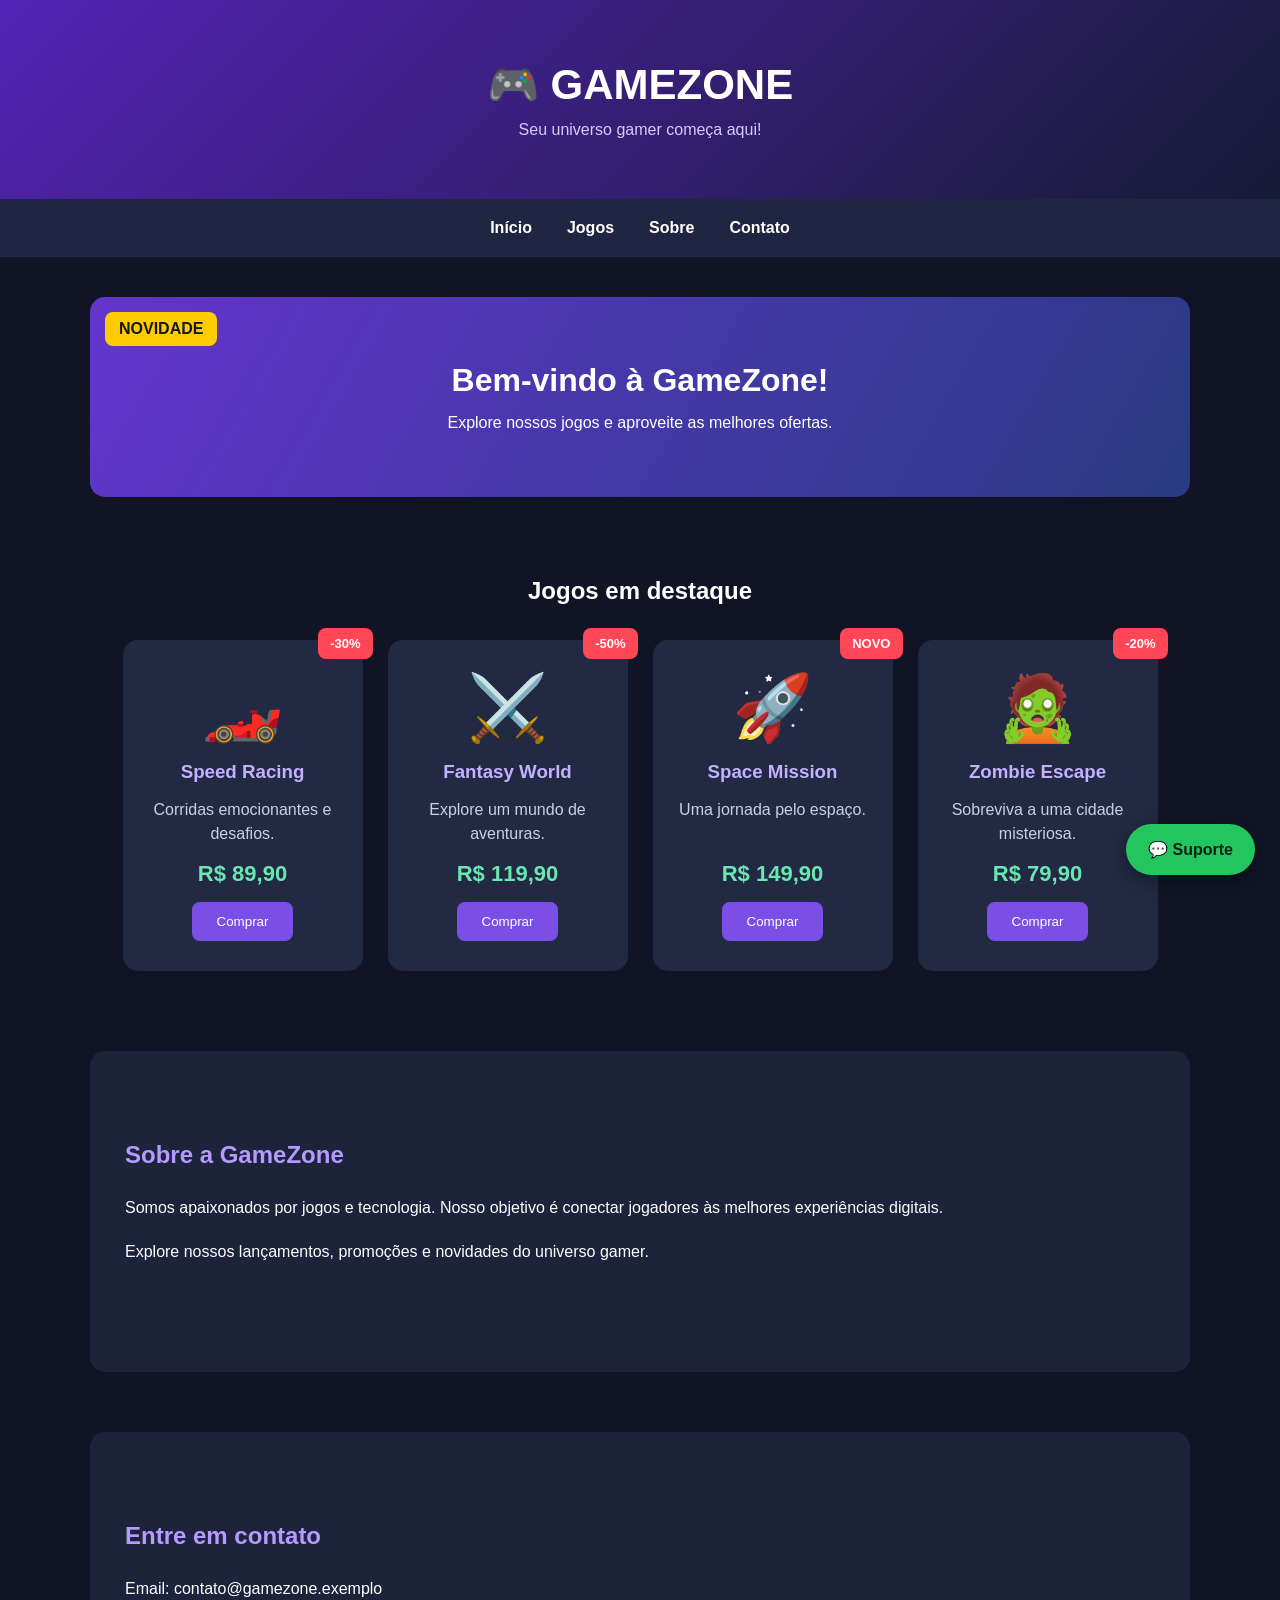
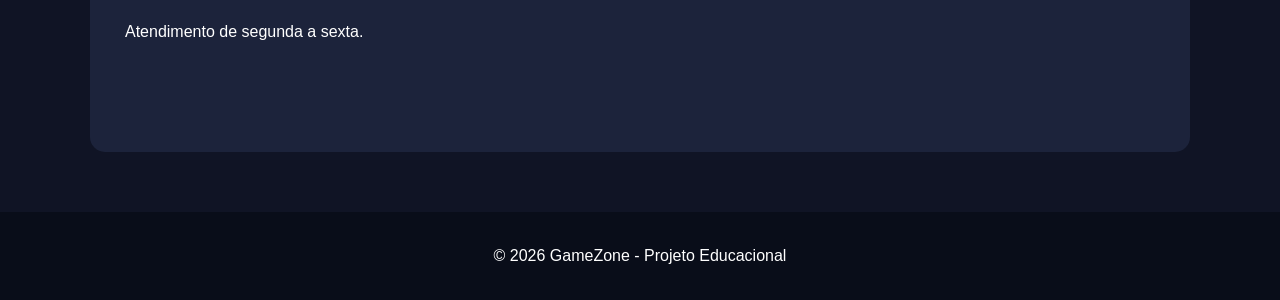
<file: aulaCss/index.html>
<!DOCTYPE html>
<html lang="pt-BR">
<head>
    <meta charset="UTF-8">
    <meta name="viewport"
          content="width=device-width, initial-scale=1.0">

    <title>GameZone - Loja de Games</title>

    <link rel="stylesheet" href="css/style_game.css">
</head>
<body>

    <!-- CABEÇALHO -->
    <header id="inicio">
        <h1>🎮 GAMEZONE</h1>
        <p>Seu universo gamer começa aqui!</p>
    </header>

    <!-- MENU STICKY -->
    <nav class="menu">
        <a href="#inicio">Início</a>
        <a href="#jogos">Jogos</a>
        <a href="#sobre">Sobre</a>
        <a href="#contato">Contato</a>
    </nav>

    <main>

        <!-- DESTAQUE -->
        <section class="destaque">
            <span class="selo-destaque">NOVIDADE</span>

            <h2>Bem-vindo à GameZone!</h2>
            <p>
                Explore nossos jogos e aproveite
                as melhores ofertas.
            </p>
        </section>

        <!-- CATÁLOGO -->
        <section id="jogos" class="catalogo">

            <h2>Jogos em destaque</h2>

            <div class="lista-jogos">

                <article class="card">
                    <span class="promocao">-30%</span>

                    <div class="icone-jogo">🏎️</div>

                    <h3>Speed Racing</h3>
                    <p>Corridas emocionantes e desafios.</p>

                    <strong>R$ 89,90</strong>
                    <button>Comprar</button>
                </article>

                <article class="card">
                    <span class="promocao">-50%</span>

                    <div class="icone-jogo">⚔️</div>

                    <h3>Fantasy World</h3>
                    <p>Explore um mundo de aventuras.</p>

                    <strong>R$ 119,90</strong>
                    <button>Comprar</button>
                </article>

                <article class="card">
                    <span class="promocao">NOVO</span>

                    <div class="icone-jogo">🚀</div>

                    <h3>Space Mission</h3>
                    <p>Uma jornada pelo espaço.</p>

                    <strong>R$ 149,90</strong>
                    <button>Comprar</button>
                </article>

                <article class="card">
                    <span class="promocao">-20%</span>

                    <div class="icone-jogo">🧟</div>

                    <h3>Zombie Escape</h3>
                    <p>Sobreviva a uma cidade misteriosa.</p>

                    <strong>R$ 79,90</strong>
                    <button>Comprar</button>
                </article>

            </div>
        </section>

        <!-- SOBRE -->
        <section id="sobre" class="sobre">
            <h2>Sobre a GameZone</h2>

            <p>
                Somos apaixonados por jogos e tecnologia.
                Nosso objetivo é conectar jogadores
                às melhores experiências digitais.
            </p>

            <p>
                Explore nossos lançamentos, promoções
                e novidades do universo gamer.
            </p>
        </section>

        <!-- CONTATO -->
        <section id="contato" class="contato">
            <h2>Entre em contato</h2>
            <p>Email: contato@gamezone.exemplo</p>
            <p>Atendimento de segunda a sexta.</p>
        </section>

    </main>

    <footer>
        <p>© 2026 GameZone - Projeto Educacional</p>
    </footer>

    <!-- BOTÃO FIXO -->
    <a href="#contato" class="suporte">
        💬 Suporte
    </a>

</body>
</html>
</file>
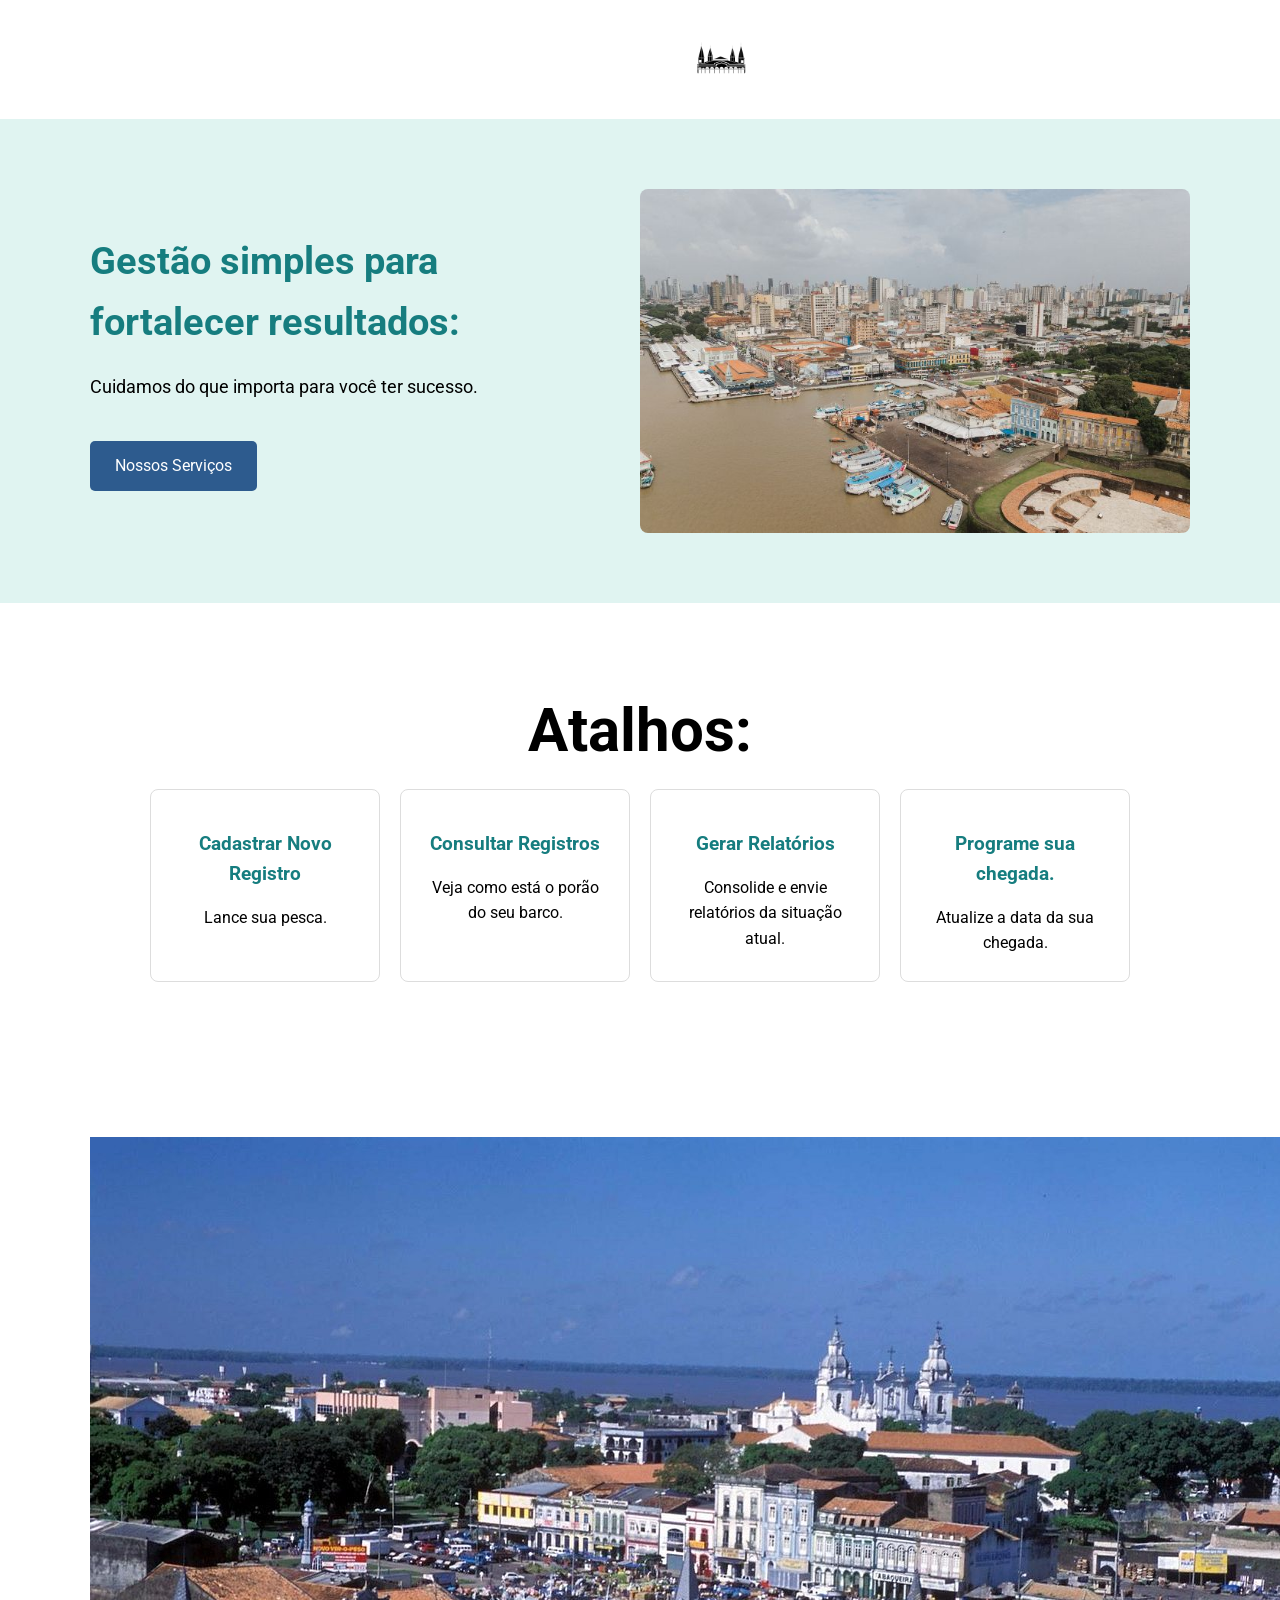
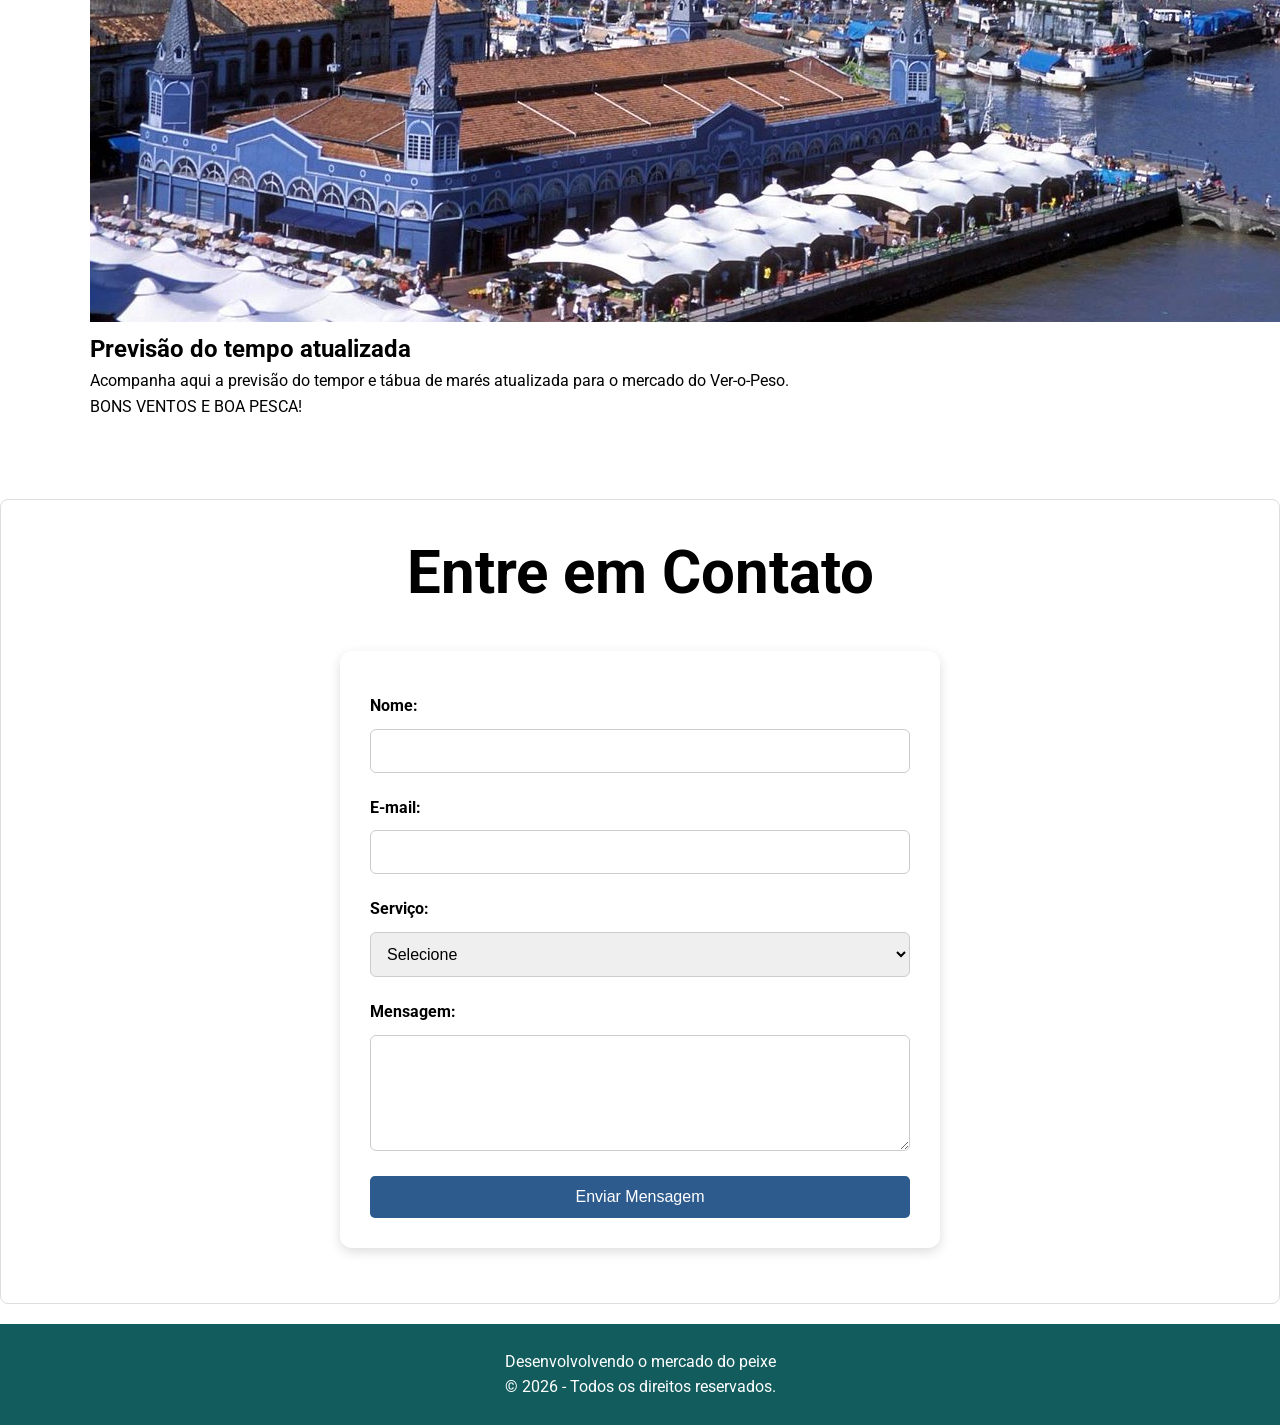
<file: MercadoRegional/index.html>
<!DOCTYPE html>
<html lang="pt-br">
<head>
    <meta charset="UTF-8">
    <meta name="viewport" content="width=device-width, initial-scale=1.0">
    <title>Mercado Regional de Pesca</title>
    <link rel="stylesheet" href="/MercadoRegional/css/style.css">
</head>
<body>
    

<!--  Tela Inicial
A primeira tela deve ser extremamente simples.
+------------------------------------------------+
|                                                |
|              MERCADO REGIONAL                  |
|                                                |
|      Conectando negócios da sua região         |
|                                                |
|                                                |
|      [ Cadastrar Novo Registro ]               |
|                                                |
|      [ Consultar Registros ]                   |
|                                                |
|      [ Gerar Relatórios ]                      |
|                                                |
+------------------------------------------------+
 -->




    
    <header id="inicio">
        <div class="container cabecalho">

            <h1> Mercado Regional de Pesca</h1>
                        <img src="/MercadoRegional/img/logo.png"
                 alt="Ver-o-Peso Market in Belém, Brazil">

            <nav>
                <a href="#inicio">Início</a>
                <a href="#Cadastros">Serviços</a>
                <a href="#Registros">Sobre</a>
                <a href="#Relatórios">Contato</a>
            </nav>

        </div>
    </header>

    <!-- BANNER PRINCIPAL -->
    <section class="banner">

        <div class="container banner-conteudo">

            <div class="banner-texto">
                <h2>Gestão simples para fortalecer resultados:</h2>

                <p>
                    Cuidamos do que importa para você ter sucesso.
                </p>

                <a href="#servicos" class="botao">
                    Nossos Serviços
                </a>
            </div>

            <img src="/MercadoRegional/img/belem-do-para.jpg"
                 alt="Ver-o-Peso Market in Belém, Brazil">

        </div>

    </section>

    <!-- SERVIÇOS -->
    <section id="servicos" class="secao">

        <div class="container">

            <h2 class="titulo">Atalhos:</h2>

            <div class="lista-cards">

                <article class="card">
                    <span></span>
                    <h3>Cadastrar Novo Registro</h3>
                    <p>
                        Lance sua pesca.
                    </p>
                </article>

                <article class="card">
                    <span></span>
                    <h3>Consultar Registros </h3>
                    <p>
                        Veja como está o porão do seu barco.
                    </p>
                </article>

                <article class="card">
                    <span></span>
                    <h3>Gerar Relatórios </h3>
                    <p>
                        Consolide e envie relatórios da situação atual.
                    </p>
                </article>

                <article class="card">
                    <span></span>
                    <h3>Programe sua chegada.</h3>
                    <p>
                        Atualize a data da sua chegada.
                    </p>
                </article>

            </div>

        </div>

    </section>

    <!-- SOBRE NÓS -->
    <section id="sobre" class="secao sobre">

        <div class="container sobre-conteudo">

            <img src="/MercadoRegional/img/\mercado-ver-o-peso.jpg"
                 alt="Profissional cuidando de um cachorro">

            <div>
                <h2>Previsão do tempo atualizada</h2>

                <p>
                    Acompanha aqui a previsão do tempor e tábua de marés atualizada para o mercado do Ver-o-Peso.
                </p>

                <p>
                    BONS VENTOS E BOA PESCA!
                </p>
            </div>

        </div>

    </section>

    <!-- CONTATO -->
    <section id="contato" class="secao">

        <div class="container">

            <h2 class="titulo">Entre em Contato</h2>

            <form>

                <label for="nome">Nome:</label>
                <input type="text" id="nome"
                       name="nome" required>

                <label for="email">E-mail:</label>
                <input type="email" id="email"
                       name="email" required>

                <label for="servico">Serviço:</label>
                <select id="servico" name="servico">
                    <option value="">Selecione</option>
                    <option>Dúvidas</option>
                    <option>Bug de Sistema</option>
                    <option>Sugestões</option>
                </select>

                <label for="mensagem">Mensagem:</label>
                <textarea id="mensagem"
                          name="mensagem"
                          rows="5"></textarea>

                <button type="submit" class="botao">
                    Enviar Mensagem
                </button>

            </form>

        </div>

    </section>

    <!-- RODAPÉ -->
    <footer>
        <p>Desenvolvolvendo o mercado do peixe</p>
        <p>© 2026 - Todos os direitos reservados.</p>
    </footer>

</body>





</html>
</file>
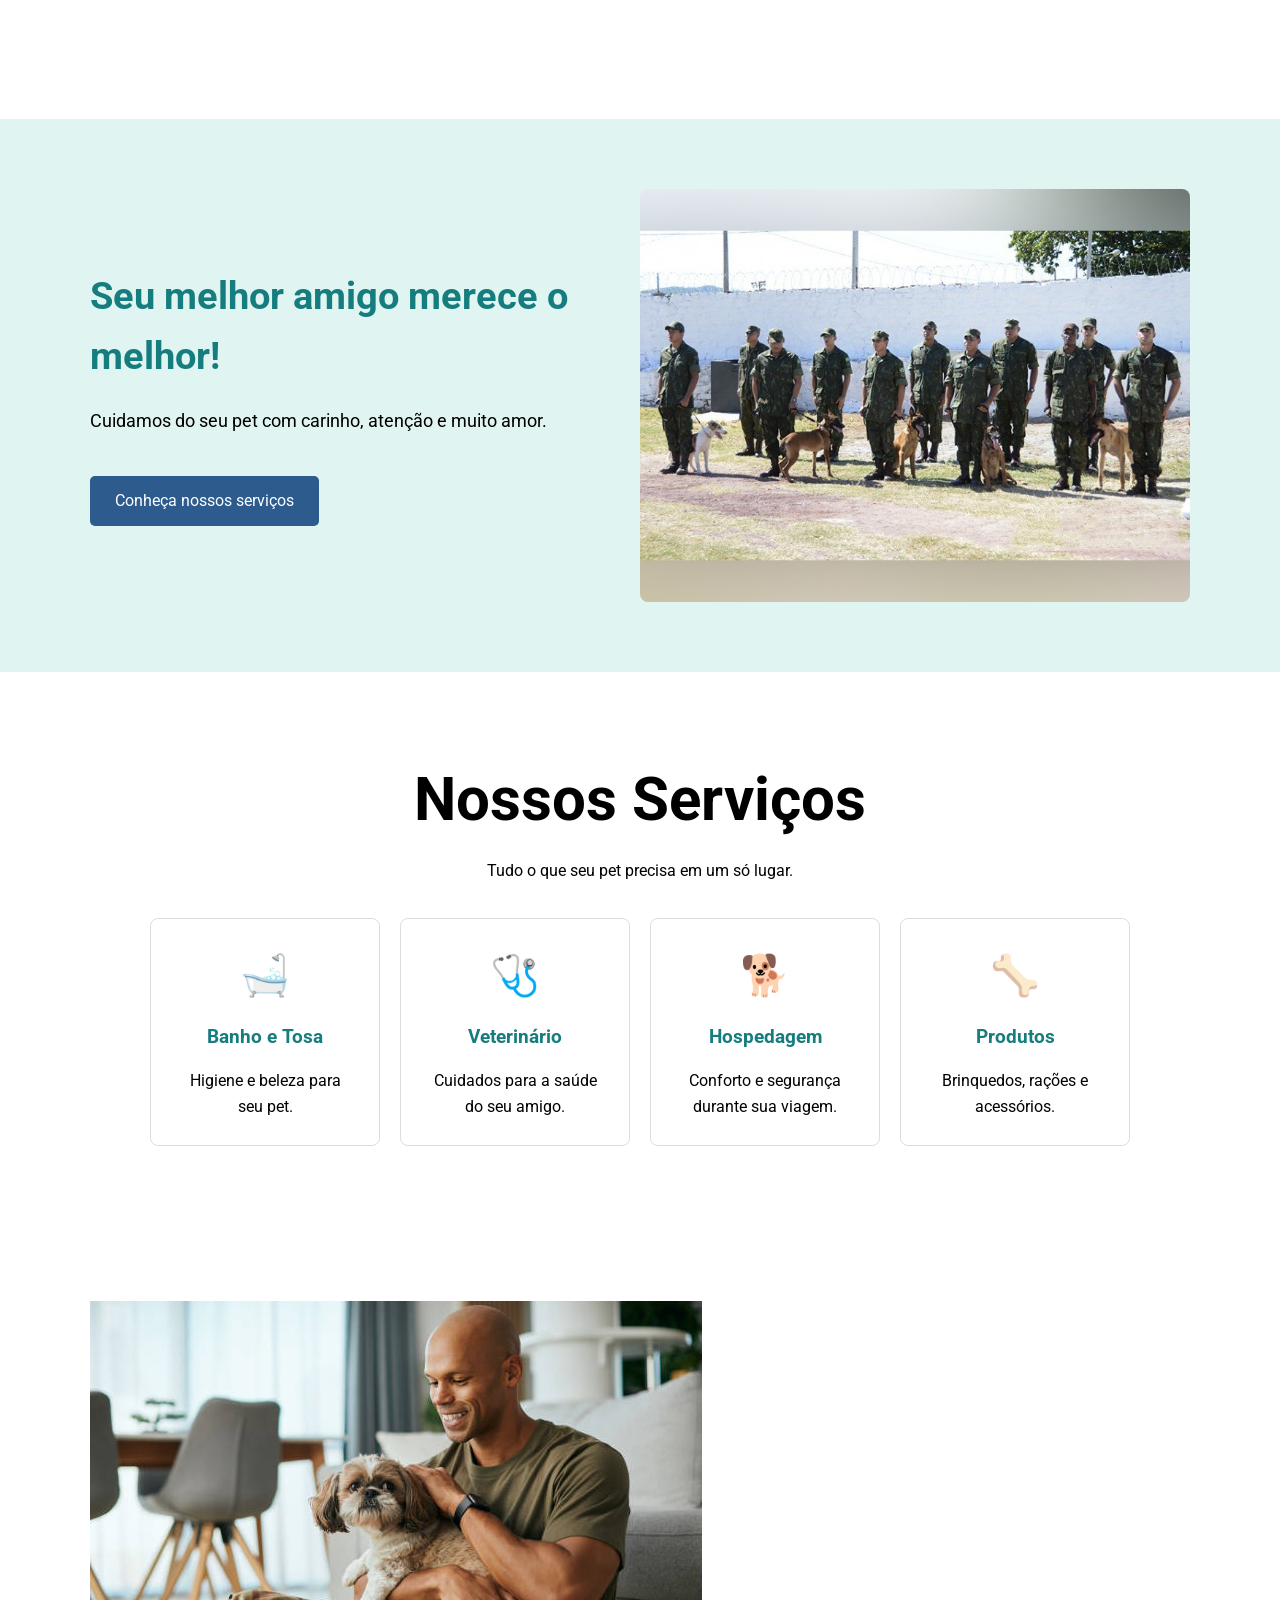
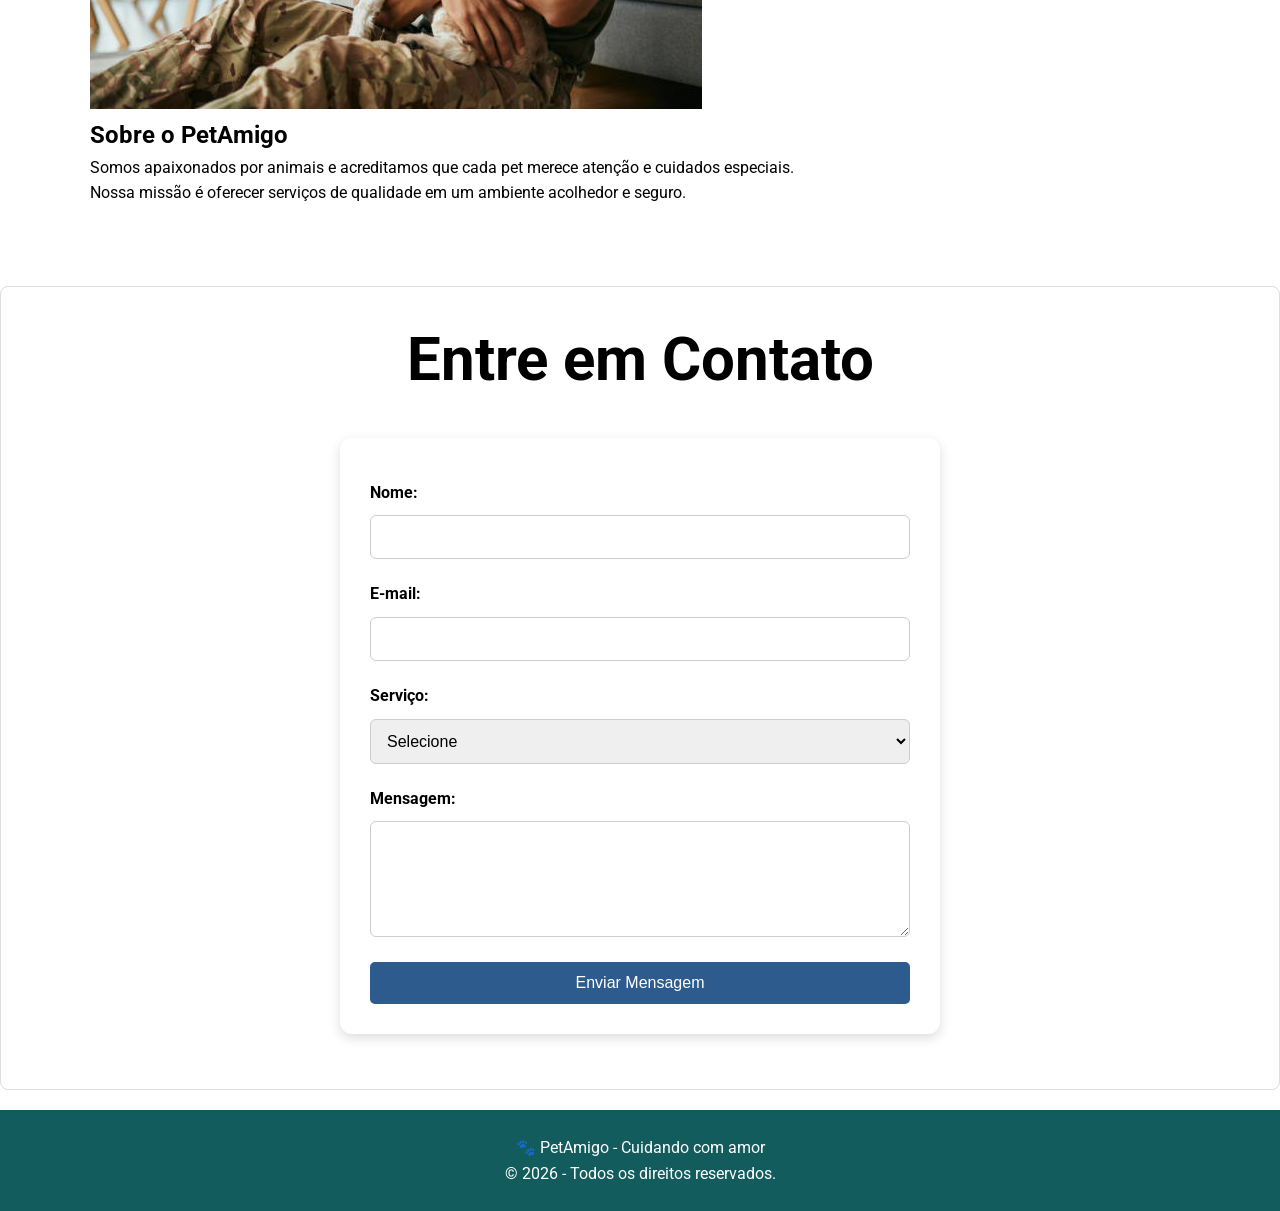
<file: petshop/index.html>
<!DOCTYPE html>
<html lang="pt-BR">
<head>
    <meta charset="UTF-8">
    <meta name="viewport"
          content="width=device-width, initial-scale=1.0">

    <title>PetAmigo - Cuidando do seu Pet</title>

    <link rel="stylesheet" href="/petshop/css/style.css">
</head>

<body>

    <!-- CABEÇALHO -->
    <header id="inicio">
        <div class="container cabecalho">

            <h1> PetAmigo</h1>

            <nav>
                <a href="#inicio">Início</a>
                <a href="#servicos">Serviços</a>
                <a href="#sobre">Sobre</a>
                <a href="#contato">Contato</a>
            </nav>

        </div>
    </header>

    <!-- BANNER PRINCIPAL -->
    <section class="banner">

        <div class="container banner-conteudo">

            <div class="banner-texto">
                <h2>Seu melhor amigo merece o melhor!</h2>

                <p>
                    Cuidamos do seu pet com carinho,
                    atenção e muito amor.
                </p>

                <a href="#servicos" class="botao">
                    Conheça nossos serviços
                </a>
            </div>

            <img src="/petshop/img/3igsxh2yetyck.jpg"
                 alt="Cachorro de estimação">

        </div>

    </section>

    <!-- SERVIÇOS -->
    <section id="servicos" class="secao">

        <div class="container">

            <h2 class="titulo">Nossos Serviços</h2>

            <p class="subtitulo">
                Tudo o que seu pet precisa em um só lugar.
            </p>

            <div class="lista-cards">

                <article class="card">
                    <span>🛁</span>
                    <h3>Banho e Tosa</h3>
                    <p>
                        Higiene e beleza para seu pet.
                    </p>
                </article>

                <article class="card">
                    <span>🩺</span>
                    <h3>Veterinário</h3>
                    <p>
                        Cuidados para a saúde do seu amigo.
                    </p>
                </article>

                <article class="card">
                    <span>🐕</span>
                    <h3>Hospedagem</h3>
                    <p>
                        Conforto e segurança durante sua viagem.
                    </p>
                </article>

                <article class="card">
                    <span>🦴</span>
                    <h3>Produtos</h3>
                    <p>
                        Brinquedos, rações e acessórios.
                    </p>
                </article>

            </div>

        </div>

    </section>

    <!-- SOBRE NÓS -->
    <section id="sobre" class="secao sobre">

        <div class="container sobre-conteudo">

            <img src="/petshop/img/istockphoto-1356509929-612x612.jpg"
                 alt="Profissional cuidando de um cachorro">

            <div>
                <h2>Sobre o PetAmigo</h2>

                <p>
                    Somos apaixonados por animais e
                    acreditamos que cada pet merece
                    atenção e cuidados especiais.
                </p>

                <p>
                    Nossa missão é oferecer serviços
                    de qualidade em um ambiente
                    acolhedor e seguro.
                </p>
            </div>

        </div>

    </section>

    <!-- CONTATO -->
    <section id="contato" class="secao">

        <div class="container">

            <h2 class="titulo">Entre em Contato</h2>

            <form>

                <label for="nome">Nome:</label>
                <input type="text" id="nome"
                       name="nome" required>

                <label for="email">E-mail:</label>
                <input type="email" id="email"
                       name="email" required>

                <label for="servico">Serviço:</label>
                <select id="servico" name="servico">
                    <option value="">Selecione</option>
                    <option>Banho e Tosa</option>
                    <option>Veterinário</option>
                    <option>Hospedagem</option>
                </select>

                <label for="mensagem">Mensagem:</label>
                <textarea id="mensagem"
                          name="mensagem"
                          rows="5"></textarea>

                <button type="submit" class="botao">
                    Enviar Mensagem
                </button>

            </form>

        </div>

    </section>

    <!-- RODAPÉ -->
    <footer>
        <p>🐾 PetAmigo - Cuidando com amor</p>
        <p>© 2026 - Todos os direitos reservados.</p>
    </footer>

</body>
</html>
</file>
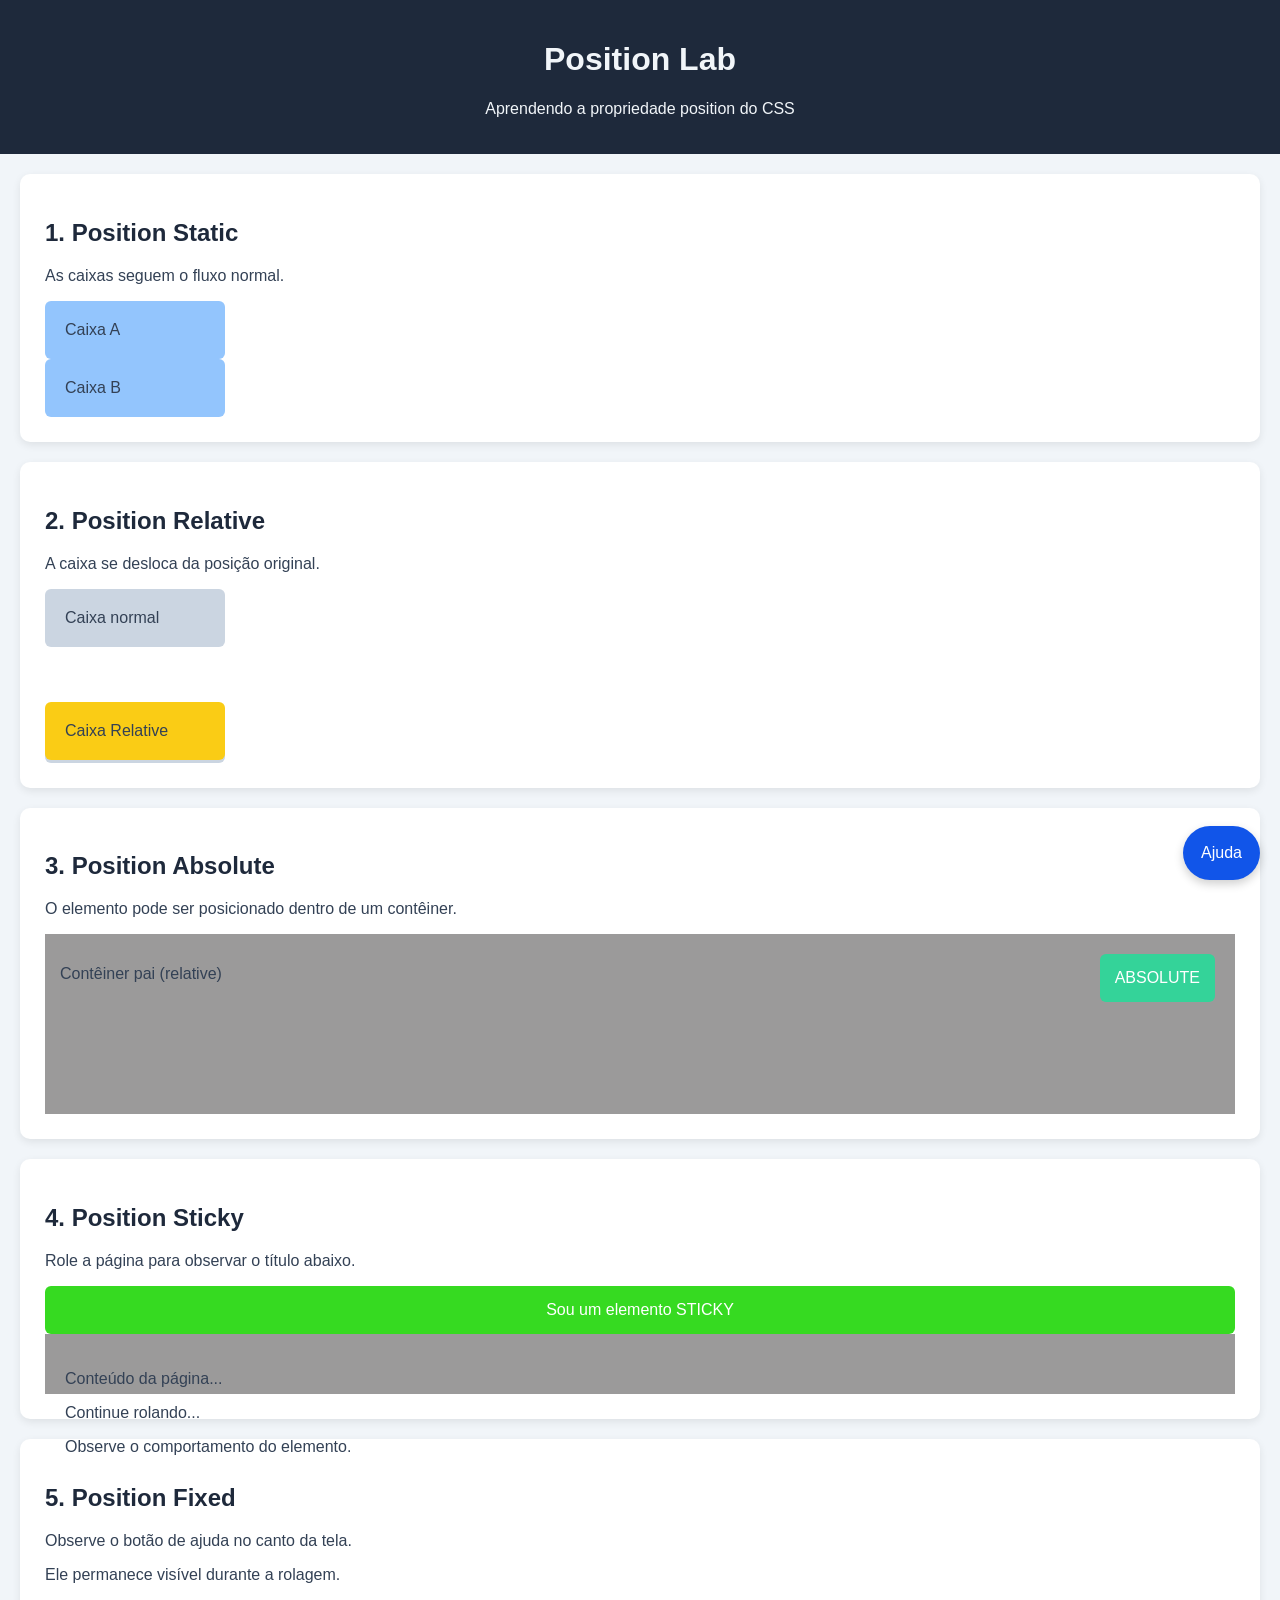
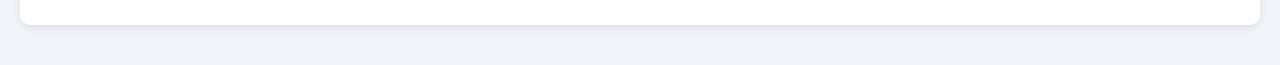
<file: position/index.html>
<!DOCTYPE html>
<html lang="pt-BR">
<head>
    <meta charset="UTF-8">
    <meta name="viewport" content="width=device-width, initial-scale=1.0">
    <title>Position Lab</title>
    <link rel="stylesheet" href="/position/styles.css">
</head>
<body>

    <header>
        <h1>Position Lab</h1>
        <p>Aprendendo a propriedade position do CSS</p>
    </header>

    <main>

        <section>
            <h2>1. Position Static</h2>
            <p>As caixas seguem o fluxo normal.</p>

            <div class="caixa static">Caixa A</div>
            <div class="caixa static">Caixa B</div>
        </section>

        <section>
            <h2>2. Position Relative</h2>
            <p>A caixa se desloca da posição original.</p>

            <div class="caixa">Caixa normal</div>
            <div class="caixa relative">Caixa Relative</div>
            <div class="caixa">Outra caixa normal</div>
        </section>

        <section>
            <h2>3. Position Absolute</h2>
            <p>O elemento pode ser posicionado dentro de um contêiner.</p>

            <div class="container">
                <p>Contêiner pai (relative)</p>
                <div class="absolute">ABSOLUTE</div>
            </div>
        </section>

        <section>
            <h2>4. Position Sticky</h2>
            <p>Role a página para observar o título abaixo.</p>

            <div class="sticky">Sou um elemento STICKY</div>

            <div class="conteudo">
                <p>Conteúdo da página...</p>
                <p>Continue rolando...</p>
                <p>Observe o comportamento do elemento.</p>
            </div>
        </section>

        <section>
            <h2>5. Position Fixed</h2>
            <p>Observe o botão de ajuda no canto da tela.</p>
            <p>Ele permanece visível durante a rolagem.</p>
        </section>

    </main>

    <div class="fixed">Ajuda</div>
</file>
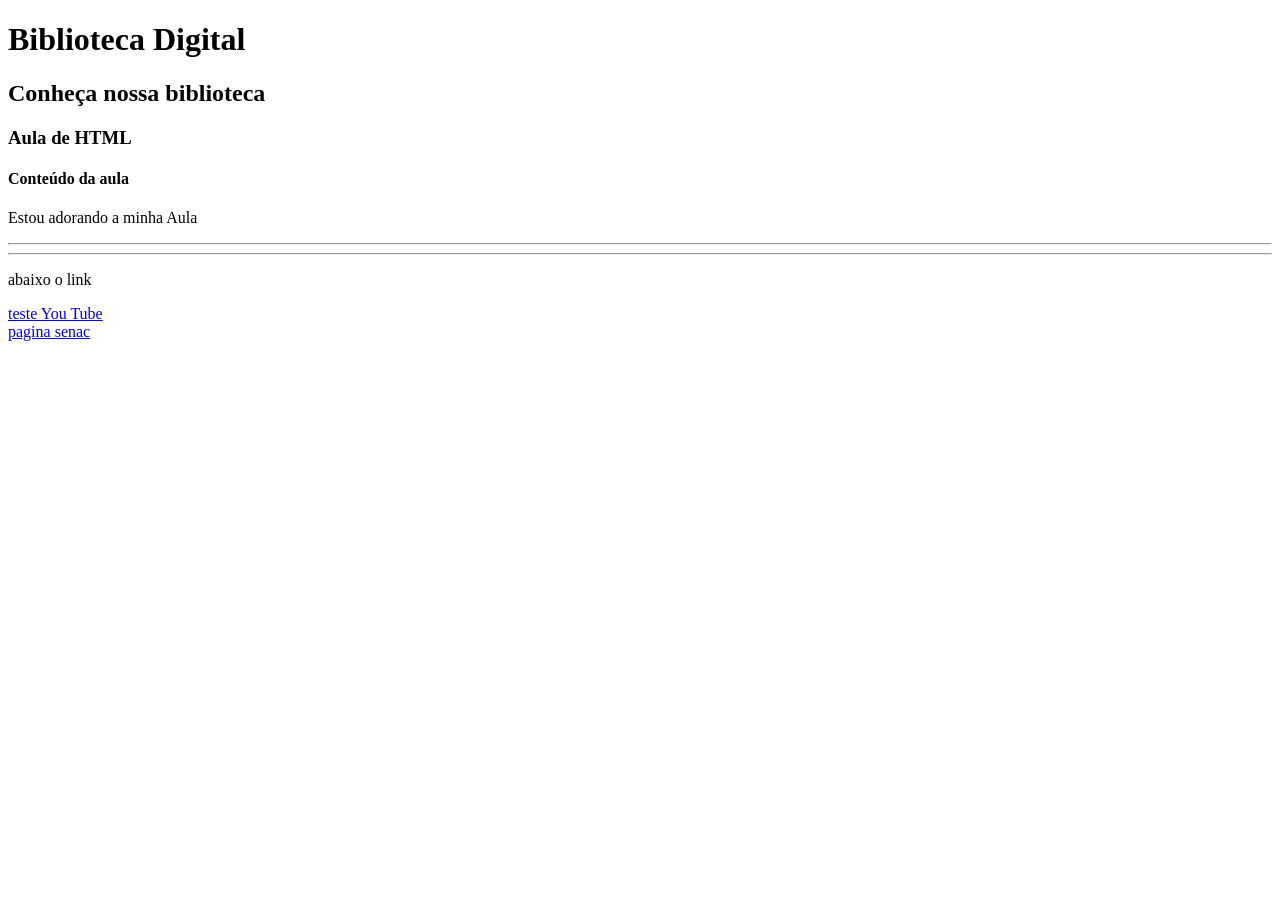
<file: FrontEnd/html/primeira_pagina.html>
<!DOCTYPE html>
<html lang="pt-br">
<head>
    <meta charset="UTF-8">
    <meta name="viewport" content="width=device-width, initial-scale=1.0">
    <title>Document</title>
</head>
<body>
    <h1>Biblioteca Digital</h1>

    <h2>Conheça nossa biblioteca</h2>

    <h3>Aula de HTML</h3>

    <h4>Conteúdo da aula</h4>

    <p>Estou adorando a minha Aula</p>

    <hr> 
    <hr>
    <p>abaixo o link</p>
    <a href="https://www.youtube.com/">teste You Tube</a> <br>

    <a href="https://www.pa.senac.br/" target="_blank">pagina senac</a>


</body>
</html>
</file>
<file: aulaCss/css/style_game.css>
/* CONFIGURAÇÕES GERAIS */
* {
    margin: 0;
    padding: 0;
    box-sizing: border-box;
}

body {
    font-family: Arial, sans-serif;
    background-color: #101425;
    color: white;
}

/* CABEÇALHO */

header {
    background: linear-gradient(135deg, #5423b5, #161b35);
    text-align: center;
    padding: 60px 20px;
}

header h1 {
    font-size: 42px;
    margin-bottom: 12px;
}

header p {
    color: #d6c9ff;
}

/* POSITION STICKY */

.menu {
    position: sticky;
    top: 0;
    z-index: 100;
    background-color: #202641;
    padding: 20px;
    display: flex;
    justify-content: center;
    gap: 35px;
}

.menu a {
    color: white;
    text-decoration: none;
    font-weight: bold;
}

.menu a:hover {
    color: #b59aff;
}

/* DESTAQUE */

.destaque {
    position: relative;
    margin: 40px auto;
    padding: 65px 30px;
    max-width: 1100px;
    background: linear-gradient(120deg, #6335cc, #283b83);
    border-radius: 15px;
    text-align: center;
}

.destaque h2 {
    font-size: 32px;
    margin-bottom: 15px;
}

/* POSITION ABSOLUTE */

.selo-destaque {
    position: absolute;
    top: 15px;
    left: 15px;
    background-color: #ffcc00;
    color: #171717;
    padding: 8px 14px;
    border-radius: 8px;
    font-weight: bold;
}

/* CATÁLOGO */

.catalogo {
    max-width: 1100px;
    margin: 60px auto;
    padding: 20px;
}

.catalogo h2 {
    text-align: center;
    margin-bottom: 35px;
}

.lista-jogos {
    display: flex;
    flex-wrap: wrap;
    justify-content: center;
    gap: 25px;
}

/* POSITION RELATIVE */

.card {
    position: relative;
    background-color: #222942;
    width: 240px;
    min-height: 320px;
    padding: 30px 20px;
    border-radius: 15px;
    text-align: center;
    display: flex;
    flex-direction: column;
    align-items: center;
    gap: 15px;
}

.icone-jogo {
    font-size: 65px;
}

.card h3 {
    color: #c4b0ff;
}

.card p {
    color: #cbd0e1;
    line-height: 1.5;
}

.card strong {
    font-size: 22px;
    color: #69e6b1;
    margin-top: auto;
}

.card button {
    background-color: #7b4ee6;
    color: white;
    border: none;
    padding: 12px 25px;
    border-radius: 8px;
    cursor: pointer;
}

/* POSITION ABSOLUTE */

.promocao {
    position: absolute;
    top: -12px;
    right: -10px;
    background-color: #ff4757;
    color: white;
    padding: 8px 12px;
    border-radius: 8px;
    font-size: 13px;
    font-weight: bold;
}

/* SEÇÕES INFORMATIVAS */

.sobre,
.contato {
    max-width: 1100px;
    margin: 60px auto;
    padding: 90px 35px;
    min-height: 300px;
    background-color: #1c233b;
    border-radius: 15px;
}

.sobre h2,
.contato h2 {
    margin-bottom: 25px;
    color: #b59aff;
}

.sobre p,
.contato p {
    margin-bottom: 15px;
    line-height: 1.8;
}

/* RODAPÉ */

footer {
    text-align: center;
    background-color: #090d19;
    padding: 35px;
}

/* POSITION FIXED */

.suporte {
    position: fixed;
    bottom: 25px;
    right: 25px;
    z-index: 200;
    background-color: #22c55e;
    color: #102016;
    padding: 16px 22px;
    border-radius: 30px;
    text-decoration: none;
    font-weight: bold;
    box-shadow: 0 5px 20px #0006;
}
</file>
<file: MercadoRegional/css/style.css>
@import url('https://fonts.googleapis.com/css2?family=Roboto:ital,wght@0,100..900;1,100..900&display=swap');


Paleta Oficial
Cor	Código	Uso
Verde Principal	#42B883	Botões e ações principais
Verde Petróleo	#347474	Menus e destaques
Azul Escuro	#35495E	Títulos e textos
Laranja	#FF7E67	Alertas e notificações
Branco	#FFFFFF	Fundo principal
Cinza Claro	#F5F7F8	Cards e áreas secundárias



:root {
  --color-primary: #059669;
  --color-secondary: #6B7280;
  --color-accent: #14B8A6;
  --color-background: #ff7e67;
  --second-color-background: #347474;
  --color-text: #111827;
  
  
}

/* ESTILOS GERAIS */

* {
    margin: 0;
    padding: 0;
    box-sizing: border-box;
}

body {
    font-family: "Roboto", sans-serif;
    background-color: var(--color-primary)
    color: #333;
    line-height: 1.6;
}


/*Limita a largura do conteúdo*/
.container {
    width: 90%;
    max-width: 1100px;
    margin: 0 auto;
}   


/* CABEÇALHO */

header {
    background-color: var(--color-accent);
    color: white;
    padding: 20px 0;
    
}

.cabecalho {
    display: flex;
    justify-content: space-between;
    align-items: center;
    gap: 20px;
}


header img {
    width: 70px;
}

header h1 {
    margin-top: 28px;
}

/* MENU */

nav {
    
    padding: 15px;
    text-align: center;
}

nav ul {
    list-style: none;
}

nav li {
    display: inline;
    margin: 15px;
}

nav a {
    color: white;
    text-decoration: none;
    font-synthesis-weight: bold;
    transition: 0.3s;
}

nav a:hover {
    color: #ffd166;
}


/* 3. BANNER*/

.banner{
    background-color: #e0f4f1;
    padding: 70px 0;
}

.banner-conteudo {
    display: flex;
    align-items: center;
    justify-content:  space-between;
    gap: 40px;
}

.banner-texto{
    flex: 1;
}

.banner-texto h2{
    font-size: 38px;
    color: #167d7f;
    margin-bottom: 20px;
}

.banner-texto p{
    font-size: 18px;
    margin-bottom: 25px;
}

.banner img {
    width: 50%;
    border-radius: 8px;

}

/*BOTÕES:*/

.botao{
    display: inline-block;
    background-color: #ff914d;
    color: white;
    padding: 12px 25px;
    border: none;
    border-radius: 8px;
    text-decoration: none;
    font-size: 16px;
    cursor: pointer;
}

.botao:hover{
    background-color: #e8752e;
    transform: translatY(-3px);
}

/*SEÇÕES:*/

.secao{
    padding: 60px 0;
}

.titulo{
    text-align: center;
    color: var(--color-primary);
    font-size: 60px;
    margin-bottom: 10px;
}

.subtitulo{
    text-align: center;
    margin-bottom: 10px;
}


.subtitulo{
    text-align: center;
    margin-bottom: 35px;
}

.lista-cards{
    display: flex;
    justify-content: center;
    gap: 20px;
    flex-wrap: wrap;
}

.card{
    background-color: white;
    width: 230px;
    padding: 25px;
    text-align: center;
    border-radius: 12px;
    transition: 0.3s;
}

.card span{
    font-size: 40px;
}

.card h3{
    color: #167d7f;
    margin: 15px 0;
}

.card:hover{
    transform: translateY(-8px);
    box-shadow: 0 8px 18px #066916;
}

/* CONTEÚDO PRINCIPAL */

main {
    width: 90%;
    max-width: 1000px;
    margin: 30px auto;
}

section {
    margin-bottom: 20px;
}

/* CLASSE REUTILIZADA NOS ARTIGOS */

.card {
    background-color: white;
    padding: 25px;
    margin-bottom: 15px;
    border: 1px solid #ddd;
    border-radius: 8px;
}

.card span{
    font-size: ;    
}

/* CLASSE REUTILIZADA NOS TÍTULOS */

.titulo-secao {
    color: #1e3a5f;
    margin-bottom: 10px;
    font-size: 24px;
}

/* ID PARA UMA ÁREA ESPECÍFICA */


#informacoes {
    background-color: #dceeff;
    padding: 20px;
    margin-bottom: 25px;
    border-left: 5px solid #1e3a5f;
}

.conteiner{
    border: 2px solid #ccc;
    padding: 20px;
    display: flex;
    justify-content: space-between;
    align-content: center;
    gap: 20px;
}

#informacoes h2 {
    color: #1e3a5f;
}

/* FORMULÁRIO */

form{
    background-color: white;
    max-width: 600px;
    margin: 30px auto;
    padding: 30px;
    border-radius: 12px;
    box-shadow: 0 4px 12px #ddd;
    display: flex;
    flex-direction: column;
    gap: 10px;
}

form label{
    font-weight: bold;
}

#contato {
    background-color: white;
    padding: 25px;
    border: 1px solid #ddd;
    border-radius: 8px;
}

label {
    display: block;
    margin-top: 12px;
    font-weight: bold;
}

form input,
form select,
form textarea{
    padding: 12px;
    border: 1px solid #ccc;
    border-radius: 6px;
    font-family: Arial, sans-serif;
    font-size: 16px;
}

form input:focus,
form select:focus,
form textarea: :focus{
    outline: none;
    border-color: #2d5b8e
}

/* CLASSE COMPARTILHADA PELOS CAMPOS */

.campo {
    display: block;
    width: 100%;
    padding: 10px;
    margin-top: 5px;
    border: 1px solid #ccc;
    border-radius: 5px;
    font-size: 15px;
}

/* CLASSE DO BOTÃO */

.botao {
    background-color: #2d5b8e;
    color: white;
    padding: 12px 25px;
    margin-top: 15px;
    border: none;
    border-radius: 5px;
    cursor: pointer;
}

.botao:hover {
    background-color: #167d7f;
}

/* RODAPÉ */

footer {
    background-color: #125c5e;
    color: white;
    text-align: center;
    padding: 25px;
}
</file>
<file: petshop/css/style.css>
@import url('https://fonts.googleapis.com/css2?family=Roboto:ital,wght@0,100..900;1,100..900&display=swap');


/* .first-color {
      background: #42b883;
}
      
.second-color {
      background: #347474;
}

.third-color {
      background: #35495e;
}

.fourth-color {
      background: #ff7e67;
}


:root {
  --color-primary: #059669;
  --color-secondary: #6B7280;
  --color-accent: #14B8A6;
  --color-background: #F9FAFB;
  --color-text: #111827;
} */


/* ESTILOS GERAIS */

* {
    margin: 0;
    padding: 0;
    box-sizing: border-box;
}

body {
    font-family: "Roboto", sans-serif;
    background-color: var(--color-primary)
    color: #333;
    line-height: 1.6;
}


/*Limita a largura do conteúdo*/
.container {
    width: 90%;
    max-width: 1100px;
    margin: 0 auto;
}   


/* CABEÇALHO */

header {
    background-color: var(--color-accent);
    color: white;
    padding: 20px 0;
    
}

.cabecalho {
    display: flex;
    justify-content: space-between;
    align-items: center;
    gap: 20px;
}


header img {
    width: 70px;
}

header h1 {
    margin-top: 28px;
}

/* MENU */

nav {
    
    padding: 15px;
    text-align: center;
}

nav ul {
    list-style: none;
}

nav li {
    display: inline;
    margin: 15px;
}

nav a {
    color: white;
    text-decoration: none;
    font-synthesis-weight: bold;
    transition: 0.3s;
}

nav a:hover {
    color: #ffd166;
}


/* 3. BANNER*/

.banner{
    background-color: #e0f4f1;
    padding: 70px 0;
}

.banner-conteudo {
    display: flex;
    align-items: center;
    justify-content:  space-between;
    gap: 40px;
}

.banner-texto{
    flex: 1;
}

.banner-texto h2{
    font-size: 38px;
    color: #167d7f;
    margin-bottom: 20px;
}

.banner-texto p{
    font-size: 18px;
    margin-bottom: 25px;
}

.banner img {
    width: 50%;
    border-radius: 8px;

}

/*BOTÕES:*/

.botao{
    display: inline-block;
    background-color: #ff914d;
    color: white;
    padding: 12px 25px;
    border: none;
    border-radius: 8px;
    text-decoration: none;
    font-size: 16px;
    cursor: pointer;
}

.botao:hover{
    background-color: #e8752e;
    transform: translatY(-3px);
}

/*SEÇÕES:*/

.secao{
    padding: 60px 0;
}

.titulo{
    text-align: center;
    color: var(--color-primary);
    font-size: 60px;
    margin-bottom: 10px;
}

.subtitulo{
    text-align: center;
    margin-bottom: 10px;
}


.subtitulo{
    text-align: center;
    margin-bottom: 35px;
}

.lista-cards{
    display: flex;
    justify-content: center;
    gap: 20px;
    flex-wrap: wrap;
}

.card{
    background-color: white;
    width: 230px;
    padding: 25px;
    text-align: center;
    border-radius: 12px;
    transition: 0.3s;
}

.card span{
    font-size: 40px;
}

.card h3{
    color: #167d7f;
    margin: 15px 0;
}

.card:hover{
    transform: translateY(-8px);
    box-shadow: 0 8px 18px #066916;
}

/* CONTEÚDO PRINCIPAL */

main {
    width: 90%;
    max-width: 1000px;
    margin: 30px auto;
}

section {
    margin-bottom: 20px;
}

/* CLASSE REUTILIZADA NOS ARTIGOS */

.card {
    background-color: white;
    padding: 25px;
    margin-bottom: 15px;
    border: 1px solid #ddd;
    border-radius: 8px;
}

.card span{
    font-size: ;    
}

/* CLASSE REUTILIZADA NOS TÍTULOS */

.titulo-secao {
    color: #1e3a5f;
    margin-bottom: 10px;
    font-size: 24px;
}

/* ID PARA UMA ÁREA ESPECÍFICA */


#informacoes {
    background-color: #dceeff;
    padding: 20px;
    margin-bottom: 25px;
    border-left: 5px solid #1e3a5f;
}

.conteiner{
    border: 2px solid #ccc;
    padding: 20px;
    display: flex;
    justify-content: space-between;
    align-content: center;
    gap: 20px;
}

#informacoes h2 {
    color: #1e3a5f;
}

/* FORMULÁRIO */

form{
    background-color: white;
    max-width: 600px;
    margin: 30px auto;
    padding: 30px;
    border-radius: 12px;
    box-shadow: 0 4px 12px #ddd;
    display: flex;
    flex-direction: column;
    gap: 10px;
}

form label{
    font-weight: bold;
}

#contato {
    background-color: white;
    padding: 25px;
    border: 1px solid #ddd;
    border-radius: 8px;
}

label {
    display: block;
    margin-top: 12px;
    font-weight: bold;
}

form input,
form select,
form textarea{
    padding: 12px;
    border: 1px solid #ccc;
    border-radius: 6px;
    font-family: Arial, sans-serif;
    font-size: 16px;
}

form input:focus,
form select:focus,
form textarea: :focus{
    outline: none;
    border-color: #2d5b8e
}

/* CLASSE COMPARTILHADA PELOS CAMPOS */

.campo {
    display: block;
    width: 100%;
    padding: 10px;
    margin-top: 5px;
    border: 1px solid #ccc;
    border-radius: 5px;
    font-size: 15px;
}

/* CLASSE DO BOTÃO */

.botao {
    background-color: #2d5b8e;
    color: white;
    padding: 12px 25px;
    margin-top: 15px;
    border: none;
    border-radius: 5px;
    cursor: pointer;
}

.botao:hover {
    background-color: #167d7f;
}

/* RODAPÉ */

footer {
    background-color: #125c5e;
    color: white;
    text-align: center;
    padding: 25px;
}
</file>
<file: position/styles.css>
*{
    box-sizing: border-box;
}

body{
    margin: 0;
    padding: 0;
    font-family: Arial, Helvetica, sans-serif;
    background-color: #f1f5f9;
    color: #334155;
}


header{
    background-color: #1e293b;
    color: #f1f5f9;
    padding: 20px;
    text-align: center;
}


main{
    padding: 20px;
    max-width: auto;
    padding: 20px;
}

section{
    margin-bottom: 20px;
    background: white;
    padding: 25px;
    border-radius: 10px;
    box-shadow: 0 3px 8px #00000015;
}

h2{
    
    color: #1e293b;
}

.caixa{
    width: 180px;
    padding: 20px;
    background: #cbd5e1;
    border-radius: 6px;

}

.static{
    position: static;
    background: #93c5fd;
}

.relative{
    position: relative;
    background: #facc15;
    top: 55px;
    background: #facc15;
}

.container{
    position: relative;
    background: #9b9a9a;
    height: 180px;
    border: 2px daqshed #64748b;
    padding: 15px;
}

.absolute{
    position: absolute;
    background: #34d399;
    top: 20px;
    right: 20px;
    position: absolute;
    padding: 15px;
    color: white;
    border-radius: 6px;
}

.sticky{
    position: sticky;
    top: 0;
    background: #36da21;
    padding: 15px;
    color: white;
    border-radius: 6px;
    text-align: center;

}

.conteudo{
    background: #9b9a9a;
    height: 60px;
    padding: 20px;
}

.fixed{
    position: fixed;
    right: 20px;
    background: #1155e9;
    padding: 15px;
    color: white;
    border-radius: 6px;
    bottom: 20px;
    padding: 18px;
    border-radius: 50px;
    box-shadow: 0 4px 10px #00000030;
    z-index: 10;

}
</file>
